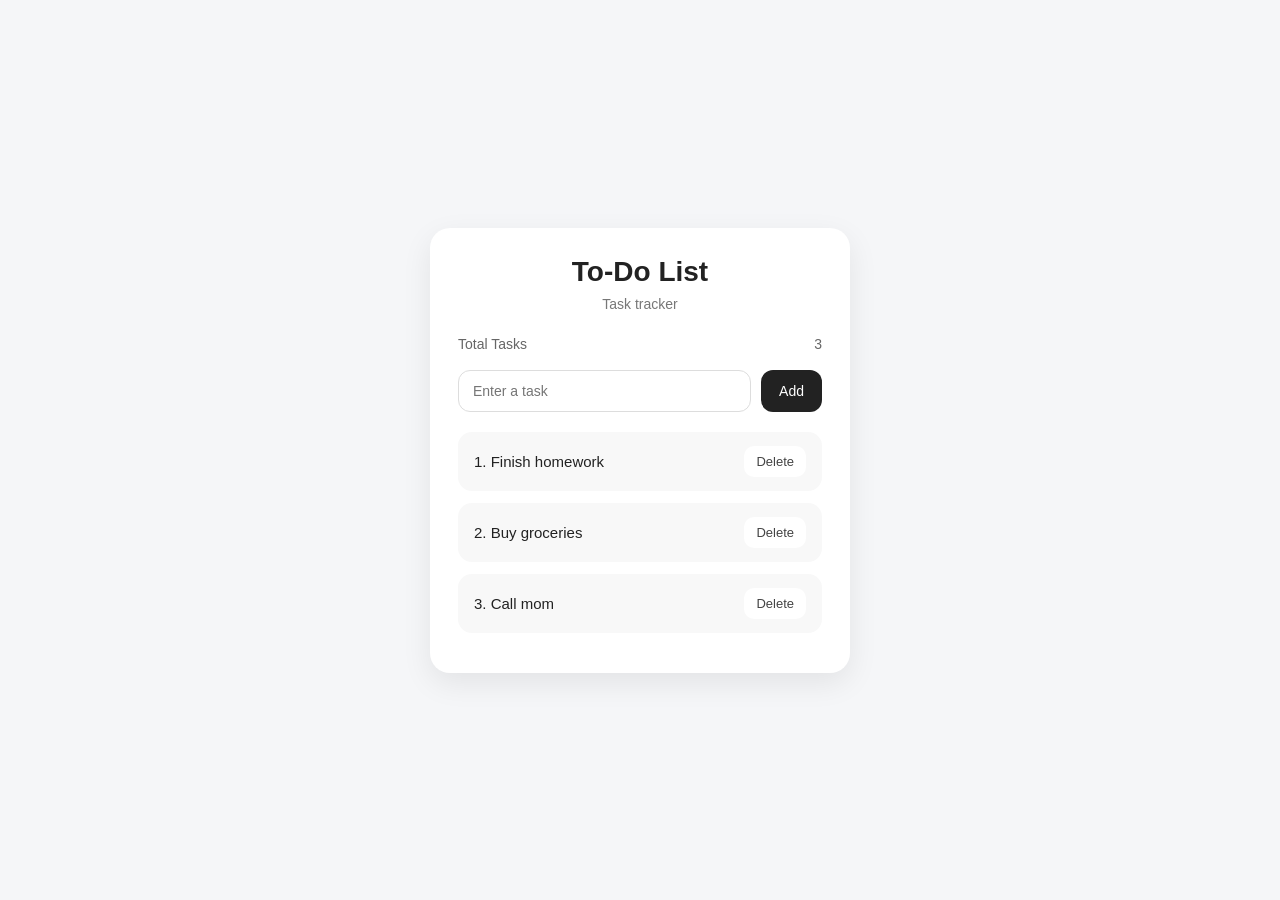
<file: data-driven-mini-app/index.html>
<!DOCTYPE html>
<html lang="en">
<head>
  <meta charset="UTF-8" />
  <meta name="viewport" content="width=device-width, initial-scale=1.0" />
  <title>Minimal To-Do List</title>
  <style>
    * {
      box-sizing: border-box;
      margin: 0;
      padding: 0;
    }

    body {
      min-height: 100vh;
      display: flex;
      justify-content: center;
      align-items: center;
      background: #f5f6f8;
      font-family: Arial, sans-serif;
      color: #222;
      padding: 20px;
    }

    .card {
      width: 100%;
      max-width: 420px;
      background: white;
      border-radius: 20px;
      padding: 28px;
      box-shadow: 0 10px 30px rgba(0, 0, 0, 0.08);
    }

    h1 {
      font-size: 28px;
      margin-bottom: 8px;
      text-align: center;
    }

    .subtitle {
      text-align: center;
      font-size: 14px;
      color: #777;
      margin-bottom: 24px;
    }

    .top-row {
      display: flex;
      justify-content: space-between;
      align-items: center;
      margin-bottom: 18px;
      font-size: 14px;
      color: #666;
    }

    .input-row {
      display: flex;
      gap: 10px;
      margin-bottom: 20px;
    }

    input {
      flex: 1;
      padding: 12px 14px;
      border: 1px solid #ddd;
      border-radius: 12px;
      font-size: 14px;
      outline: none;
      transition: 0.2s;
    }

    input:focus {
      border-color: #999;
    }

    .add-btn {
      border: none;
      background: #222;
      color: white;
      padding: 12px 18px;
      border-radius: 12px;
      font-size: 14px;
      cursor: pointer;
      transition: 0.2s;
    }

    .add-btn:hover {
      opacity: 0.9;
    }

    ul {
      list-style: none;
    }

    li {
      display: flex;
      justify-content: space-between;
      align-items: center;
      padding: 14px 16px;
      background: #f8f8f8;
      border-radius: 14px;
      margin-bottom: 12px;
      font-size: 15px;
    }

    .task-text {
      word-break: break-word;
      padding-right: 12px;
    }

    .delete-btn {
      border: none;
      background: white;
      color: #444;
      padding: 8px 12px;
      border-radius: 10px;
      cursor: pointer;
      font-size: 13px;
      transition: 0.2s;
    }

    .delete-btn:hover {
      background: #ececec;
    }

    .empty {
      text-align: center;
      color: #999;
      font-size: 14px;
      padding: 16px 0 4px;
    }
  </style>
</head>
<body>
  <div class="card">
    <h1>To-Do List</h1>
    <p class="subtitle">Task tracker</p>

    <div class="top-row">
      <span>Total Tasks</span>
      <span id="count">0</span>
    </div>

    <div class="input-row">
      <input type="text" id="taskInput" placeholder="Enter a task" />
      <button class="add-btn" id="addBtn">Add</button>
    </div>

    <ul id="taskList"></ul>
  </div>

  <script>
    let tasks = ["Finish homework", "Buy groceries", "Call mom"];

    const taskInput = document.getElementById("taskInput");
    const addBtn = document.getElementById("addBtn");
    const taskList = document.getElementById("taskList");
    const count = document.getElementById("count");

    function render() {
      taskList.innerHTML = "";

      if (tasks.length === 0) {
     const emptyItem = document.createElement("li");
     emptyItem.textContent = "No tasks yet";
     emptyItem.classList.add("empty");
    taskList.appendChild(emptyItem);
     } else {
     tasks.forEach((task, index) => {
    const li = document.createElement("li");

    const taskText = document.createElement("span");
    taskText.classList.add("task-text");
    taskText.textContent = `${index + 1}. ${task}`;

    const deleteBtn = document.createElement("button");
    deleteBtn.textContent = "Delete";
    deleteBtn.classList.add("delete-btn");

    deleteBtn.addEventListener("click", function () {
      tasks.splice(index, 1);
      render();
    });

    li.appendChild(taskText);
    li.appendChild(deleteBtn);
    taskList.appendChild(li);
  });
}

      count.textContent = tasks.length;
    }

    function addTask() {
      const newTask = taskInput.value.trim();

      if (newTask === "") {
        return;
      }

      tasks.push(newTask);
      taskInput.value = "";
      taskInput.focus();
      render();
    }

    addBtn.addEventListener("click", addTask);

    render();
  </script>
</body>
</html>
</file>
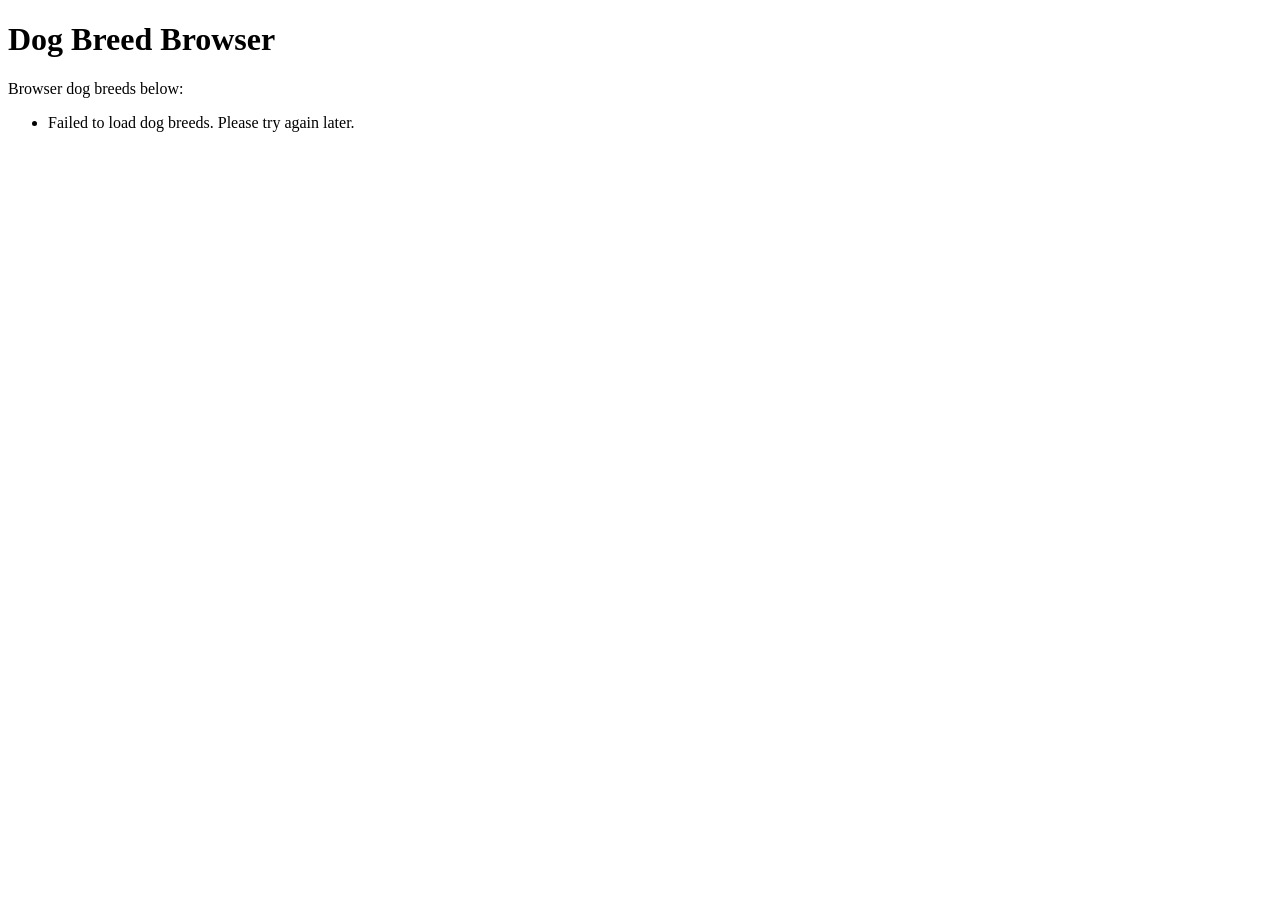
<file: dog-breed-browser/index.html>
<!DOCTYPE html>
<html lang="en">
<head>
    <meta charset="UTF-8">
    <meta name="viewport" content="width=device-width, initial-scale=1.0">
    <title>Dog Breed Browser</title>
</head>
<body>
    <h1>Dog Breed Browser</h1>
    <p>Browser dog breeds below:</p>

    <ul id="breedList"></ul>
    <script>
        const breedListElement = document.getElementById("breedList");

        function renderBreeds(breeds) {
            breedList.innerHTML = "";

            breeds.forEach(function(breed) {
                const li = document.createElement("li");
             
                const breedName = breed.attributes.name;
                const breedId = breed.id;

                li.innerHTML = `
                    <strong>${breedName}</strong>
                    <a href="profile.html?id=${breedId}">View Profile</a>
                `;
                breedListElement.appendChild(li);
            });
        }

        function getDogBreeds() {
            fetch("https://dogapi.dog/api/v2/breeds")
            .then(function(response) {
                return response.json();
            })
            .then(function(data) {
                const breeds = data.data;
                renderBreeds(breeds);
                renderBreeds(breeds);
            })
            .catch(function(error) {
                console.error("Error fetching dog breeds:", error);
                breedListElement.innerHTML = "<li>Failed to load dog breeds. Please try again later.</li>";
            });
        }

        getDogBreeds();
    </script>
</body>
</html>
</file>
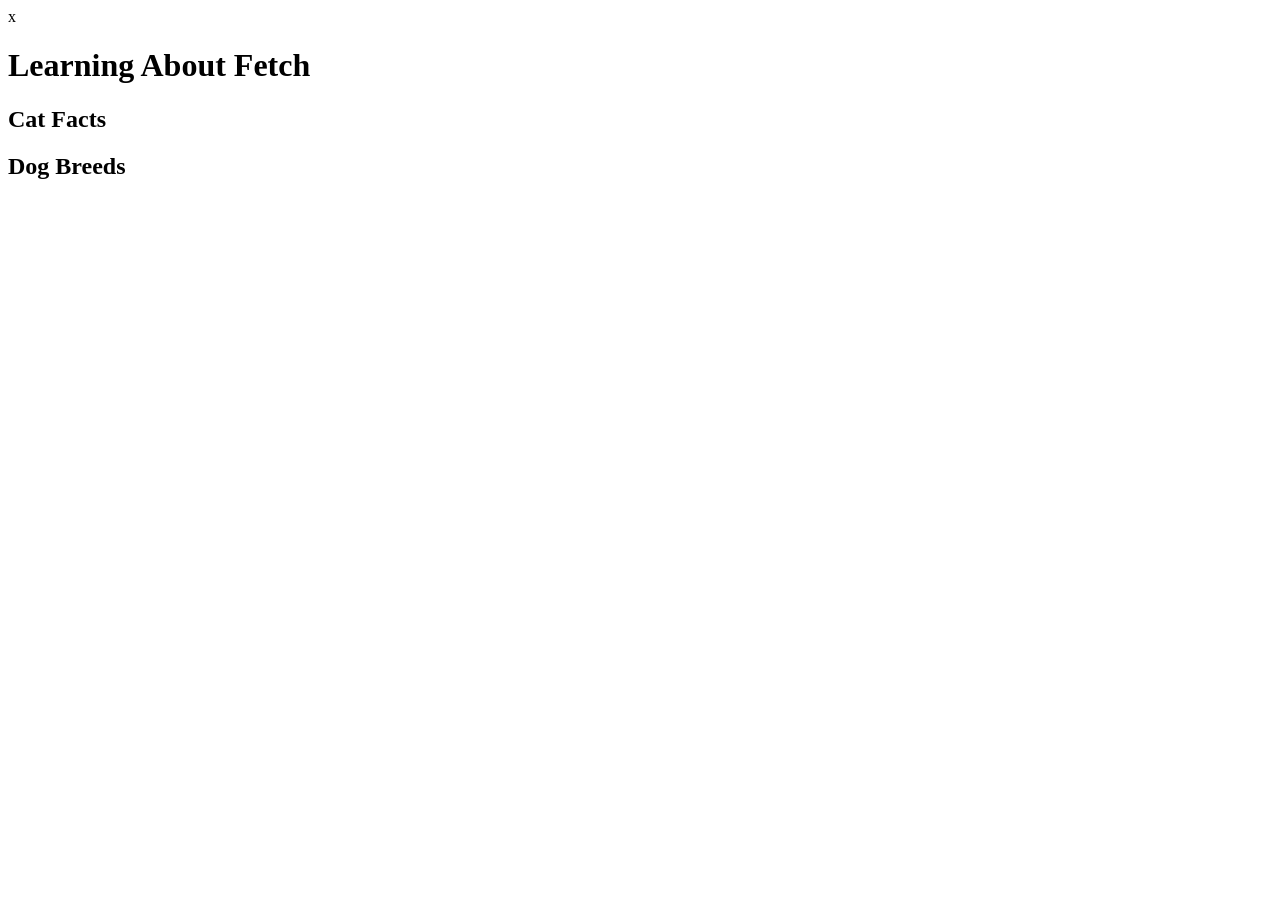
<file: fatch/index.html>
x<!DOCTYPE html>
<html lang="en">
<head>
    <meta charset="UTF-8">
    <meta name="viewport" content="width=device-width, initial-scale=1.0">
    <title>Learning About Fetch</title>
</head>
<body>
    <h1>Learning About Fetch</h1>

    <h2>Cat Facts</h2>
    <ul id="catFacts"></ul>

    <h2>Dog Breeds</h2>
    <ul id="dogBreeds"></ul>

    <script>

        var simpleObject = {
            name: "John",
            role: "Faculty"
        };

        console.log(simpleObject);

     
        var catFacts = [];
        var dogBreeds = [];

      
        function renderCatFacts() {
            const ulElement = document.getElementById("catFacts");
            ulElement.innerHTML = "";

            catFacts.forEach(function(fact) {
                const li = document.createElement("li");
                li.textContent = fact;
                ulElement.appendChild(li);
            });
        }

      
        function renderDogBreeds() {
            const ulElement = document.getElementById("dogBreeds");
            ulElement.innerHTML = "";

            dogBreeds.forEach(function(dog) {
                const li = document.createElement("li");

                li.innerHTML = `
                    <strong>${dog.attributes.name}</strong><br>
                    ${dog.attributes.description}<br>
                    Female max weight: ${dog.attributes.female_weight.max}
                `;

                ulElement.appendChild(li);
            });
        }


        function getCatFacts(count) {
            fetch(`https://meowfacts.herokuapp.com?count=${count}`)
                .then(function(response) {
                    return response.json();
                })
                .then(function(data) {
                    catFacts = data.data;
                    console.log(catFacts);
                    renderCatFacts();
                })
                .catch(function(error) {
                    console.log("Cat API error:", error);
                });
        }

       
        function getDogBreeds() {
            fetch("https://dogapi.dog/api/v2/breeds?page[size]=5")
                .then(function(response) {
                    return response.json();
                })
                .then(function(data) {
                    dogBreeds = data.data;

                    console.log(dogBreeds[0]);
                    console.log(dogBreeds[0].attributes.name);
                    console.log(dogBreeds[0].attributes.description);
                    console.log(dogBreeds[0].attributes.female_weight.max);

                    renderDogBreeds();
                })
                .catch(function(error) {
                    console.log("Dog API error:", error);
                });
        }

       
        getCatFacts(1);
        getDogBreeds();
    </script>
</body>
</html>
</file>
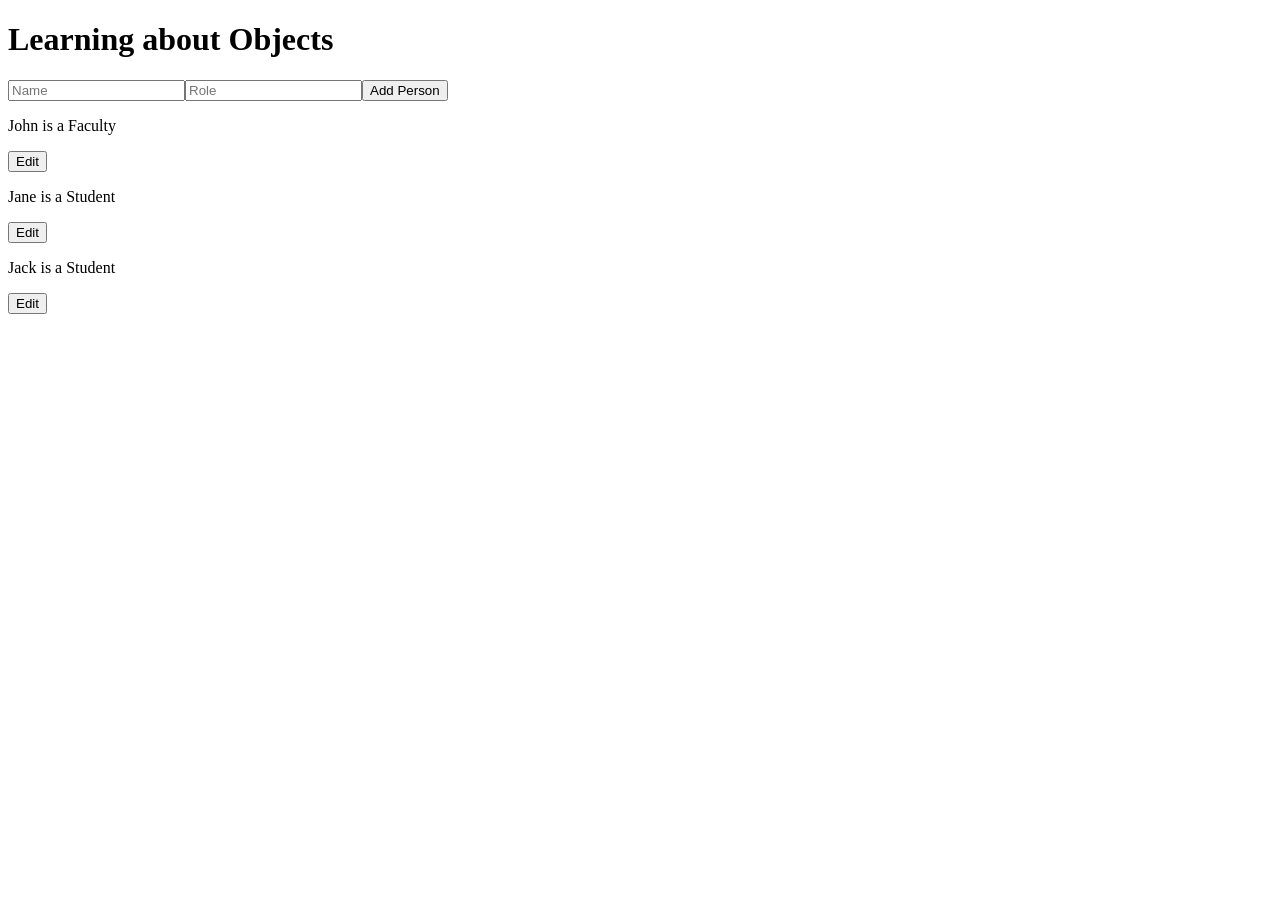
<file: objects/index.html>
<!DOCTYPE html>
<html lang="en">
<head>
    <meta charset="UTF-8">
    <meta name="viewport" content="width=device-width, initial-scale=1.0">
    <title>Learning about Objects</title>
</head>
<body>
    <h1>Learning about Objects</h1>

    <div id="directory"></div>

    <script>
        var age = 37;
        var name = "John";
        var list = {};
        var isOld = true;

        var John = {
            name: "John",
            age: 37,
            list: ["Teach Class", "Eat Lunch"],
            isOld: true
        };

        console.log(John);

        var directory = [
            {
                name: "John",
                role: "Faculty"
            },
            {
                name: "Jane",
                role: "Student"
            },
            {
                name: "Jack",
                role: "Student"
            }
        ];

        var directoryElement = document.getElementById("directory");

        var addPersonForm = document.createElement("form");
        addPersonForm.id = "add-person-form";

        var nameInput = document.createElement("input");
        nameInput.type = "text";
        nameInput.id = "new-name";
        nameInput.placeholder = "Name";

        var roleInput = document.createElement("input");
        roleInput.type = "text";
        roleInput.id = "new-role";
        roleInput.placeholder = "Role";

        var addButton = document.createElement("button");
        addButton.type = "submit";
        addButton.textContent = "Add Person";

        addPersonForm.appendChild(nameInput);
        addPersonForm.appendChild(roleInput);
        addPersonForm.appendChild(addButton);

        document.body.insertBefore(addPersonForm, directoryElement);

        function renderDirectory() {
            directoryElement.innerHTML = "";

            directory.forEach(function(person, index) {
                var row = document.createElement("div");

                var p = document.createElement("p");
                p.textContent = person.name + " is a " + person.role;
                row.appendChild(p);

                var editButton = document.createElement("button");
                editButton.type = "button";
                editButton.textContent = "Edit";

                editButton.addEventListener("click", function() {
                    var updatedName = prompt("Edit name:", person.name);
                    if (updatedName === null) return;
                    updatedName = updatedName.trim();

                    var updatedRole = prompt("Edit role:", person.role);
                    if (updatedRole === null) return;
                    updatedRole = updatedRole.trim();

                    if (!updatedName || !updatedRole) {
                        return;
                    }

                    directory[index].name = updatedName;
                    directory[index].role = updatedRole;

                    renderDirectory();
                });

                row.appendChild(editButton);
                directoryElement.appendChild(row);
            });
        }

        addPersonForm.addEventListener("submit", function(event) {
            event.preventDefault();

            var newName = nameInput.value.trim();
            var newRole = roleInput.value.trim();

            if (!newName || !newRole) {
                return;
            }

            directory.push({
                name: newName,
                role: newRole
            });

            nameInput.value = "";
            roleInput.value = "";
            nameInput.focus();

            renderDirectory();
        });

        renderDirectory();
    </script>
</body>
</html>
</file>
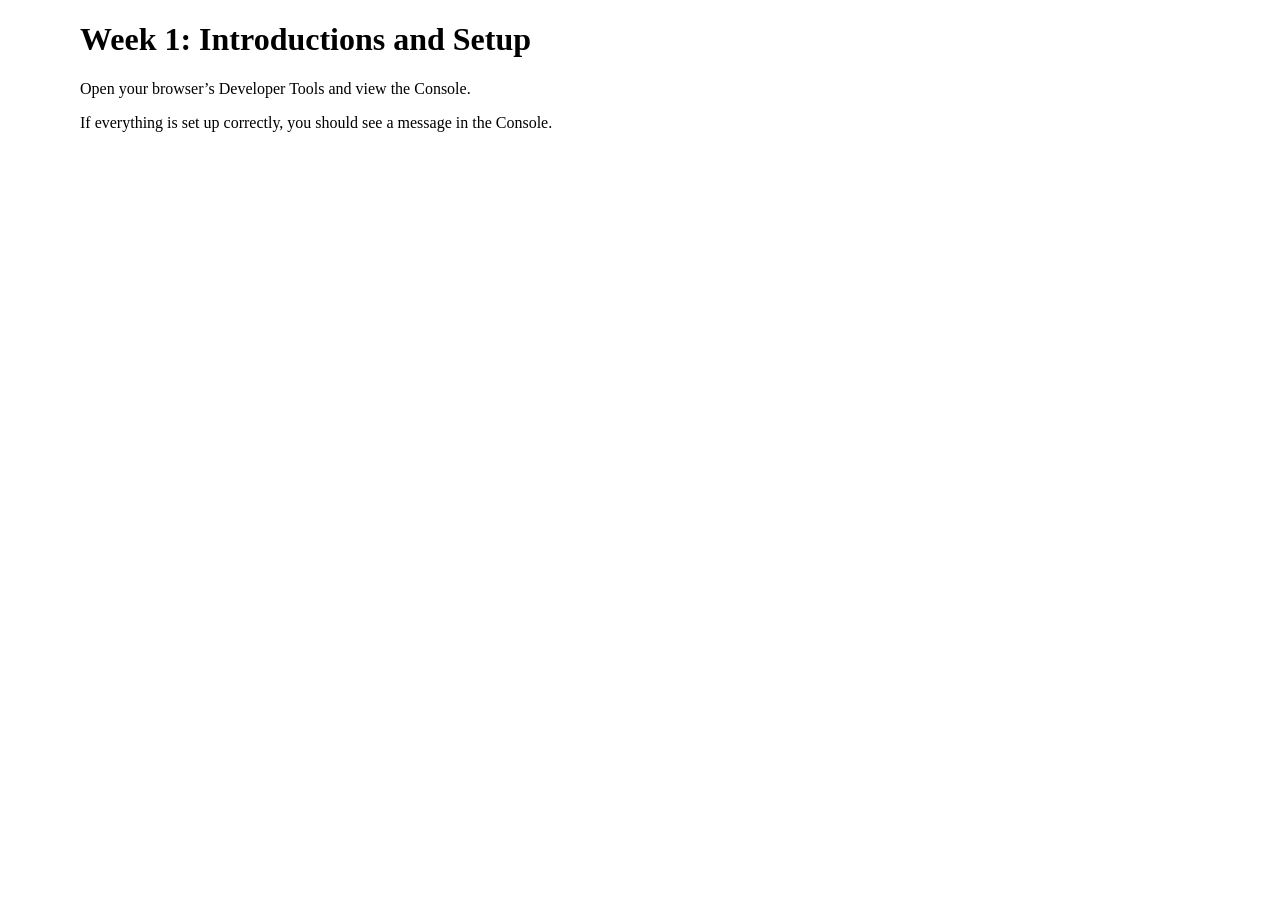
<file: week-01/index.html>
<!DOCTYPE html>
<html lang="en">
<head>
  <meta charset="UTF-8">
  <title>Week 1 — Coding for the Web</title>
  <meta name="viewport" content="width=device-width, initial-scale=1">

  <style>
    body {
        max-width: 70em;
        margin: 0 auto;
    }
  </style>
</head>
<body>

  <h1>Week 1: Introductions and Setup</h1>

  <p>
    Open your browser’s Developer Tools and view the Console.
  </p>

  <p>
    If everything is set up correctly, you should see a message in the Console.
  </p>

  <script src="script.js"></script>
</body>
</html>
</file>
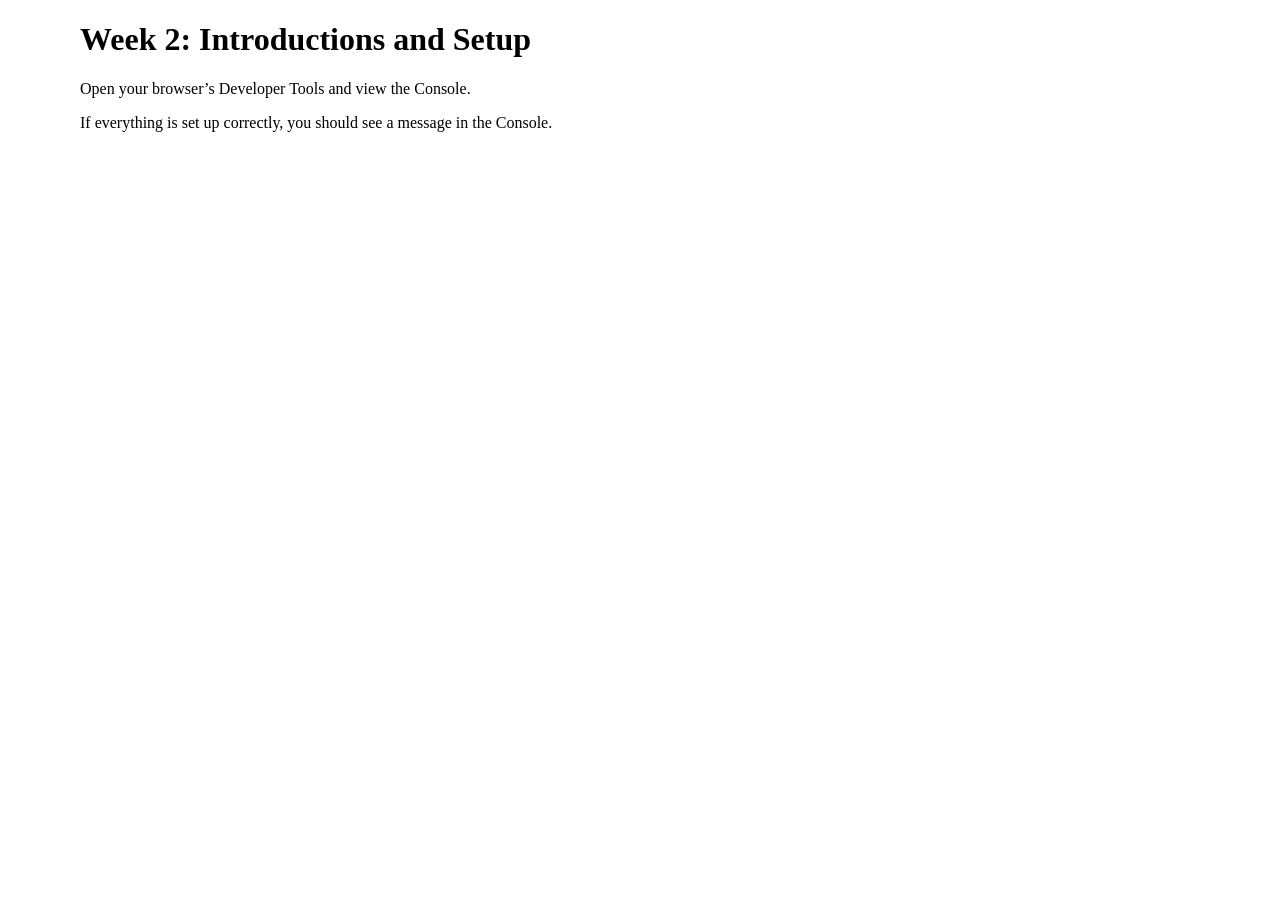
<file: week-02/index.html>
<!DOCTYPE html>
<html lang="en">
<head>
  <meta charset="UTF-8">
  <title>Week 1 — Coding for the Web</title>
  <meta name="viewport" content="width=device-width, initial-scale=1">

  <style>
    body {
        max-width: 70em;
        margin: 0 auto;
    }
  </style>
</head>
<body>

  <h1>Week 2: Introductions and Setup</h1>

  <p>
    Open your browser’s Developer Tools and view the Console.
  </p>

  <p>
    If everything is set up correctly, you should see a message in the Console.
  </p>

  <script src="script.js"></script>
</body>
</html>
</file>
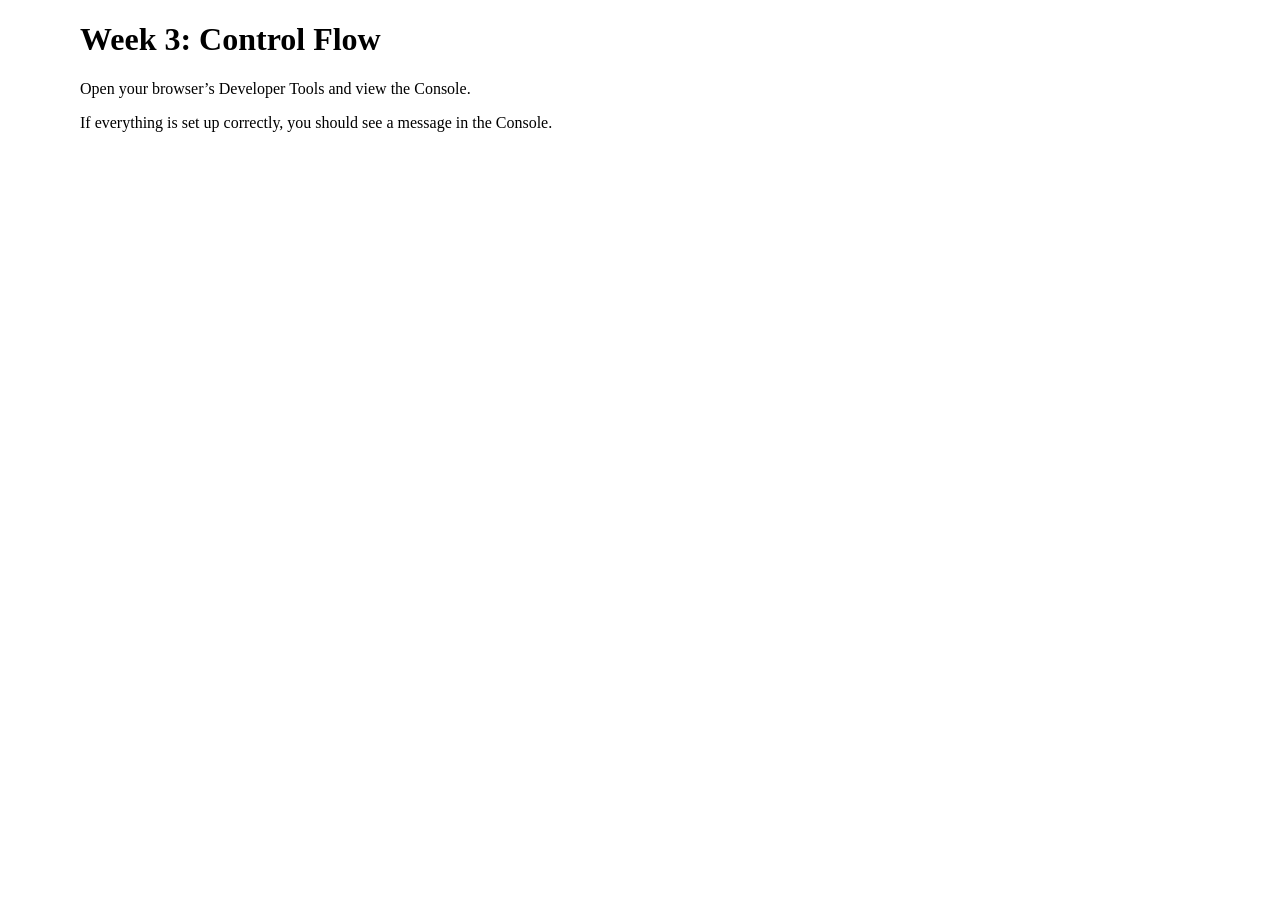
<file: week-03/index.html>
<!DOCTYPE html>
<html lang="en">
<head>
  <meta charset="UTF-8">
  <title>Week 3 — Coding for the Web</title>
  <meta name="viewport" content="width=device-width, initial-scale=1">

  <style>
    body {
        max-width: 70em;
        margin: 0 auto;
    }
  </style>
</head>
<body>

  <h1>Week 3: Control Flow</h1>

  <p>
    Open your browser’s Developer Tools and view the Console.
  </p>

  <p>
    If everything is set up correctly, you should see a message in the Console.
  </p>

  <script>
    console.log("welocome to week 3");

    var username = "Sophie";
    console.log("My name is " + username);
    
    //var age = 20;

    var age = prompt("What is your age?");
    console.log(parseInt(age));

    if (typeof parseInt(age) != Number){
        alert("that's not a number!");
    }


    console.log("My age is " + age);     
    //console.log(typeof age); 

    var years = prompt("Enter a number of years...");

    if (typeof parseInt(years) != Number){
        alert("that's not a number!");
    }

    // In [years] years, you will be [newage]

    // first, add years to age
    // but first we need to convert them to numbers/integars
    var newage = parseInt(age)+ parseInt(years); 

    console.log("In " + years + " years, you will be " + newage);
    //console.log(typeof newage);

    var drinkingAge = 21;
    console.log(typeof drinkingAge);

    //console.log(newage > drinkingAge);

    var canDrink = newage >= drinkingAge;
    //console.log(canDrink);
    //console.log(typeof canDrink);

    //In [years] years, you [can or cannot] legally drink.

    if (canDrink) {
        console.log("If you want to you can");
    } else {
        console.log("No, you can't");
    }



      </script>
</body>
</html>
</file>
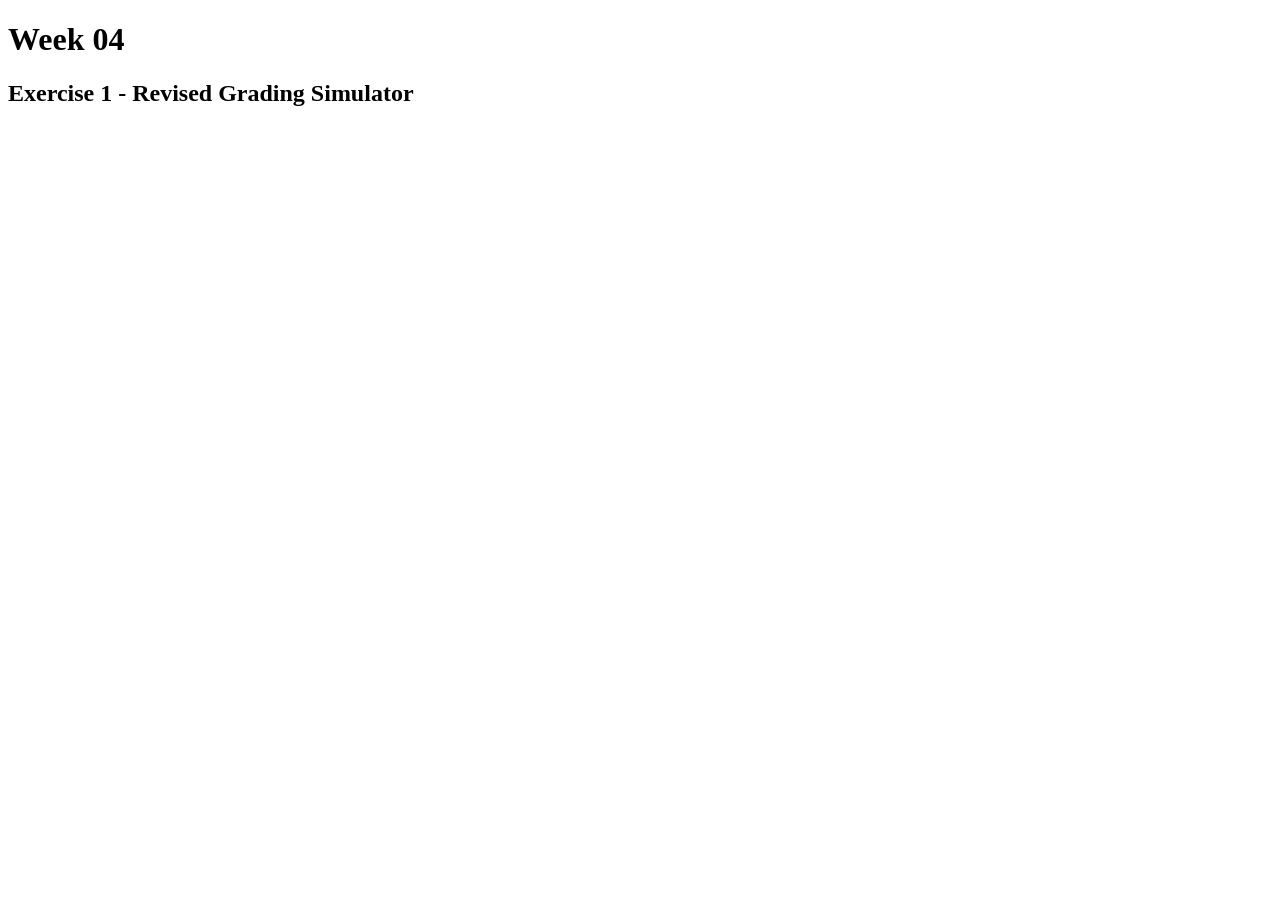
<file: week-04/index.html>
<!DOCTYPE html>
<html lang="en">
<head>
    <meta charset="UTF-8">
    <meta name="viewport" content="width=device-width, initial-scale=1.0">
    <title>Week 4</title>
</head>
<body>
    <h1>Week 04</h1>
    <h2>Exercise 1 - Revised Grading Simulator</h2>
    <script>
        //Promt the user for a nuber grade, then tell them their letter grade.

        var numberGrade = prompt("What number grade did you get?");
            numberGrade = parseInt(numberGrade);

        // isNah??
        console.log(isNah(numberGrade));
        
       if (isNaN(numberGrade)) {
          numberGrade = prompt("That wasn't a number! Enter your number grade again");
    } else {
           var letterGrade = "";

    if (numberGrade >= 90) {
        letterGrade = "A";
        console.log("You got an A!");
    } else if (numberGrade >= 80) {
        letterGrade = "B";
        console.log("You got a B!");
    } else {
        console.log("Grade below B");
    }
}

        
        //var sum = parseInt(numberGrade + 1);
        //console.log("The type of input is: " + typeof numberGrade);
        //console.log("numberGrade plus one: " + numberGrade + 1);


    </script>
</body>
</html>
</file>
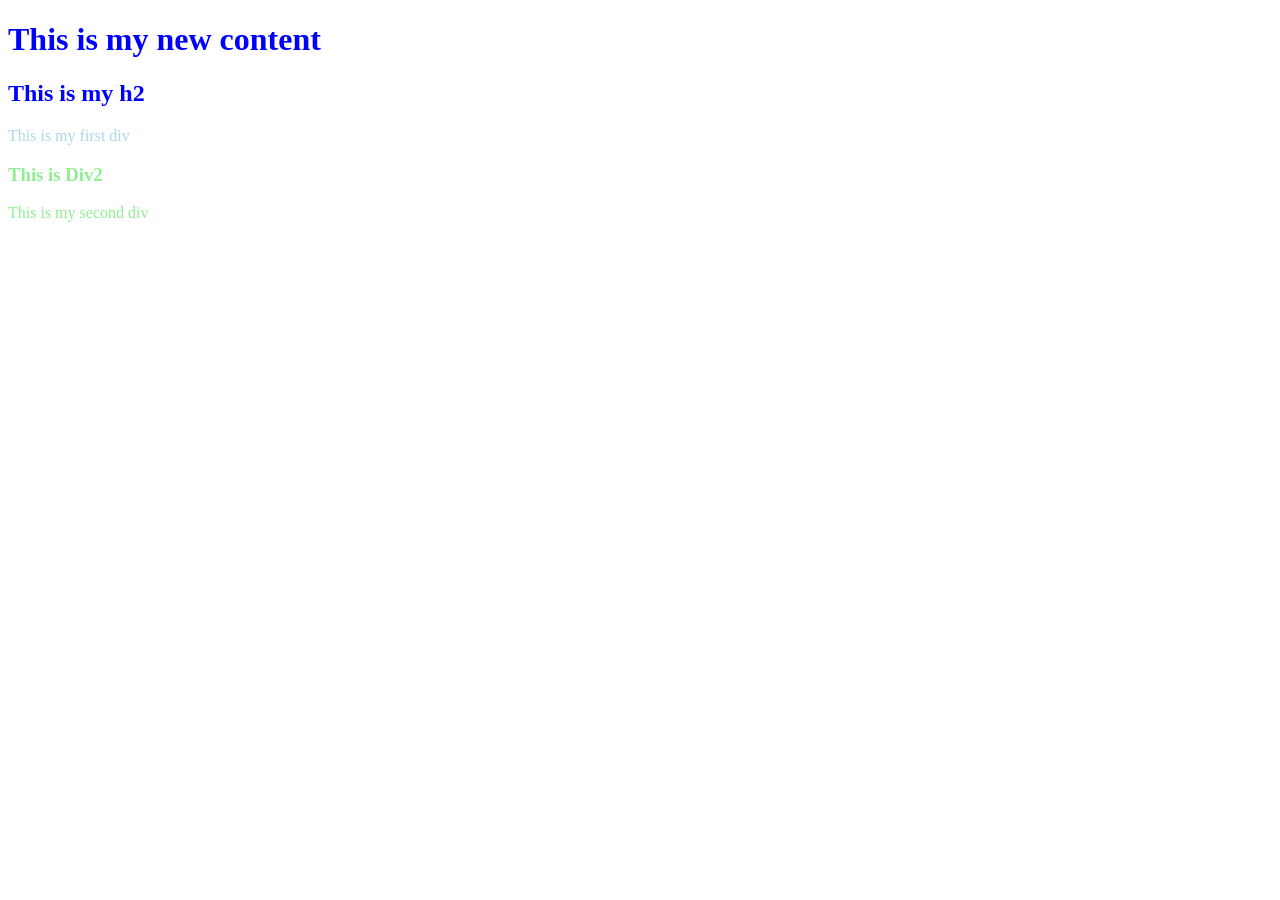
<file: week-05/index.html>
<!DOCTYPE html>
<html lang="en">
<head>
    <meta charset="UTF-8">
    <meta name="viewport" content="width=device-width, initial-scale=1.0">
    <title>Week 5 - Functions and the DOM</title>

    <style>
        h1,h2 {
            color: blue;
        }

        #div1 {
            color: lightblue;
        }

        #div2 {
            color: lightgreen;
        }

        .display-none {
            display: none !important;
        }

        .red-text {
            color: red;
            transition: ease-in;
        }

    </style>
</head>
<body>
    <h1>Week 05</h1>
    <h2>This is my h2</h2>

    <div id="div1">
        <p>This is my first div</p>
        
    </div>

    <div id="div2">
        <h3>This is Div2</h3>
        <p>This is my second div</p>
    </div>


    <script>
        // var numberGrade = prompt("What number grade did you get?");
        //     numberGrade = parseInt(numberGrade);
        // var letterGrade = "A";
        
        // var nextNumberGrade;
        // var difference = 0;

        // if(numberGrade <90 && numberGrade >= 80) {
        //     letterGrade = "B";
        //     nextNumberGrade = 90;
        // } else if (numberGrade < 80 && numberGrade >= 70) {
        //     letterGrade = "C";
        //     nextNumberGrade = 80;
        // }

        // difference = nextNumberGrade - numberGrade;

        //alert(letterGrade);

        //alert("Your Number Grade Is: " + numberGrade)
        //alert("You are " + difference + " away from the next Letter Grade");
        
        function addTen(number) {
            console.log(number + 10);
        }

        function calculateLetterGrade(numberGrade, anotherNumber) {
            alert(numberGrade)
            alert(anotherNumber)
        }

        calculateLetterGrade(90, 400);
        calculateLetterGrade(40, 10);
        calculateLetterGrade(45, 100);
        
        addTen(50);
        addTen(45);
        addTen(500000);
        addTen("20");

        var header = document.querySelector("h1");
        console.log(typeof header);
        header.innerHTML = "This is my new content";

        //header.classList.add("display-none");
        
        var myParagraph = document.querySelector("#div2 p");
            myParagraph.innerHTML.add("Something else entirely!");

        var myH3 = document.querySelector("#div2 h3");
            myH3.classList.add("red-text");

    </script>
</body>
</html>
</file>
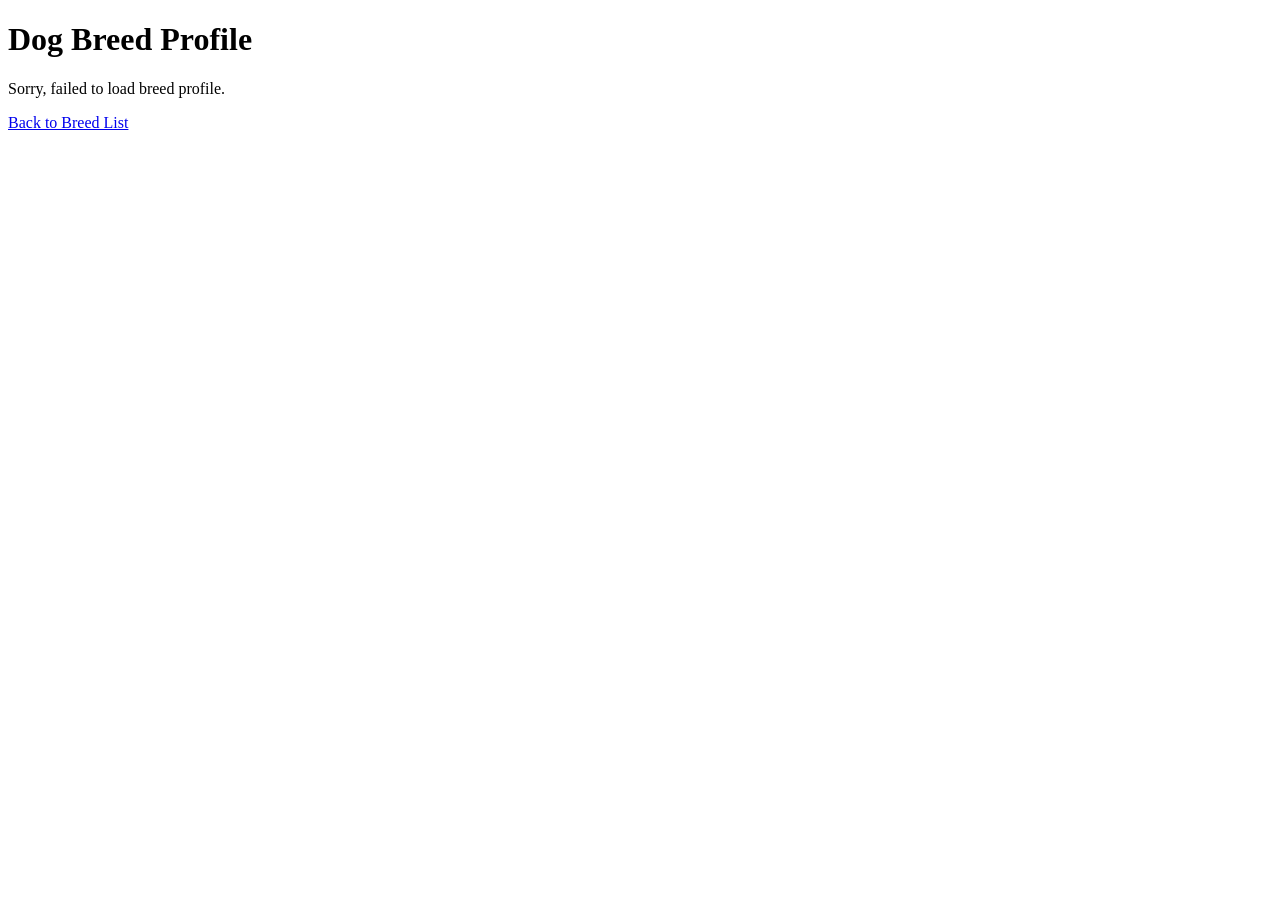
<file: dog-breed-browser/profile.html>
<!DOCTYPE html>
<html lang="en">
<head>
    <meta charset="UTF-8">
    <meta name="viewport" content="width=device-width, initial-scale=1.0">
    <title>Dog Breed Profile</title>
</head>
<body>
    <h1>Dog Breed Profile</h1>

    <div id="breedProfile">Loading...</div>

    <p>
        <a href="index.html">Back to Breed List</a>
    </p>

    <script>
        const breedProfile = document.getElementById("breedProfile");

        function getBreedIdFromUrl() {
            const urlParams = new URLSearchParams(window.location.search);
            return urlParams.get("id");
        }

        function renderBreed(breed) {
            breedProfile.innerHTML = `
                <h2>${breed.attributes.name}</h2>
                <p><strong>ID:</strong> ${breed.id}</p>
                <p><strong>Description:</strong> ${breed.attributes.description}</p>
                <p><strong>Life:</strong> ${breed.attributes.life.min} - ${breed.attributes.life.max} years</p>
                <p><strong>Male Weight:</strong> ${breed.attributes.male_weight.min} - ${breed.attributes.male_weight.max}</p>
                <p><strong>Female Weight:</strong> ${breed.attributes.female_weight.min} - ${breed.attributes.female_weight.max}</p>
                <p><strong>Hypoallergenic:</strong> ${breed.attributes.hypoallergenic}</p>
            `;
        }

        function getDogBreedProfile() {
            const selectedId = getBreedIdFromUrl();

            fetch("https://dogapi.dog/api/v2/breeds")
                .then(function (response) {
                    return response.json();
                })
                .then(function (data) {
                    const breeds = data.data;

                    let matchedBreed = null;

                    breeds.forEach(function (breed) {
                        if (breed.id === selectedId) {
                            matchedBreed = breed;
                        }
                    });

                    if (matchedBreed) {
                        console.log(matchedBreed);
                        renderBreed(matchedBreed);
                    } else {
                        breedProfile.innerHTML = "<p>Breed not found.</p>";
                    }
                })
                .catch(function (error) {
                    console.log("Error fetching breed profile:", error);
                    breedProfile.innerHTML = "<p>Sorry, failed to load breed profile.</p>";
                });
        }

        getDogBreedProfile();
    </script>
</body>
</html>
</file>
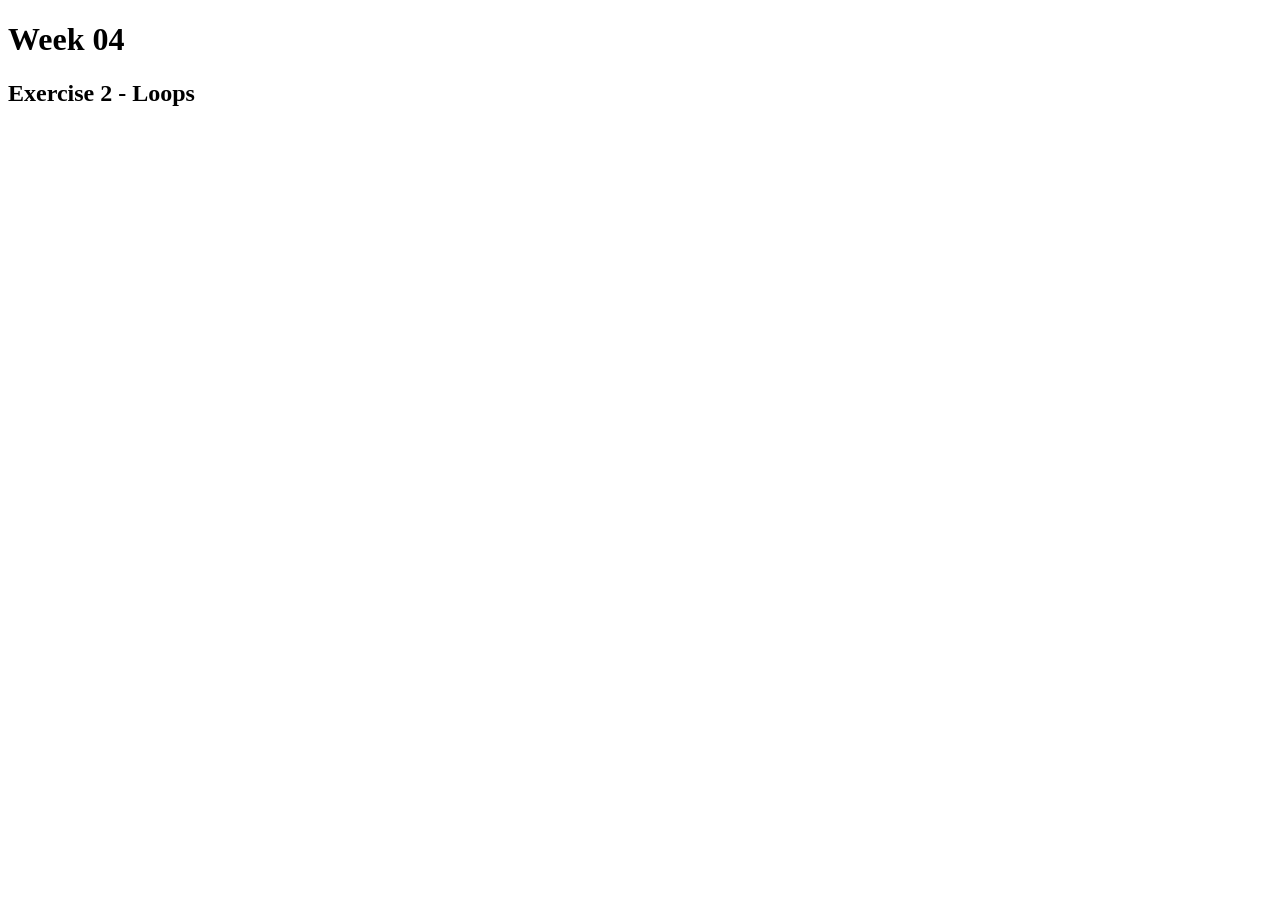
<file: week-04/loops.html>
<!DOCTYPE html>
<html lang="en">
<head>
    <meta charset="UTF-8">
    <meta name="viewport" content="width=device-width, initial-scale=1.0">
    <title>Week 04</title>
</head>
<body>
    <h1>Week 04</h1>
    <h2>Exercise 2 - Loops </h2>

    <script>
        var age = prompt("Enter your age");
            age = parseInt(age);

        var howManyYears = prompt("How many years into the futures?");
            howManyYears = parseInt(howManyYears);

        // console.log("Your current age is: " + age);
        // console log how old you'll be in 1 years

        var sum = age + 1;
        // console.log("In one year, you'll be ... " + sum);

        for (var i=1; i<20; i++) {
            var numYears = i;
            var newAge = parseInt(age + numYears);

            var message = "In"
            message += " " + numYears;
            message += " year(s), you'll be ... ";
            message += newAge;

            console.log(message);
            }

            // a while loop execute a block of code until its condition no longer truthly

            var number = 0;
            
            while(number<5){
                alert("number is less than 5");
                number++;
            }

    </script>
</body>
</html>
</file>
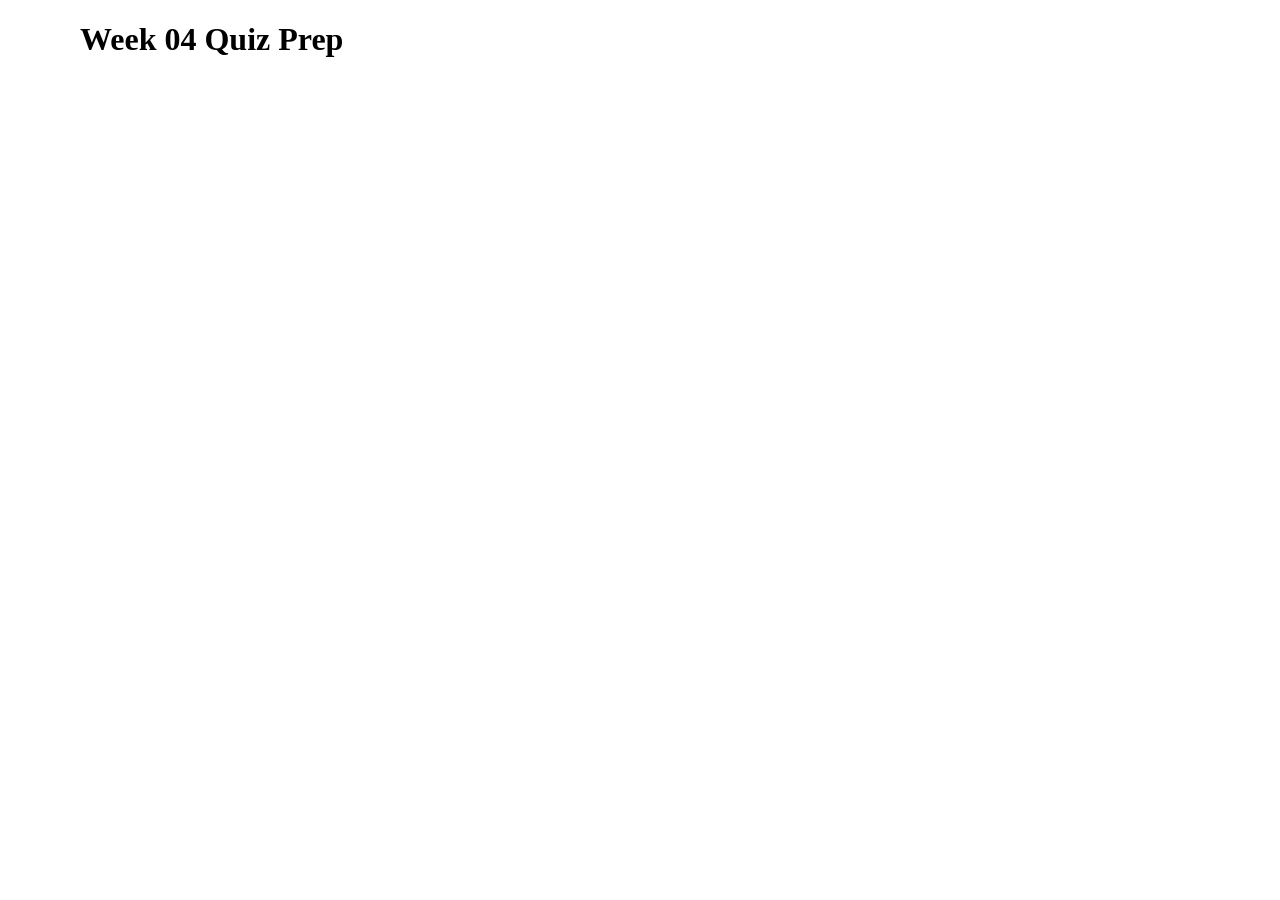
<file: week-04/quizprep.html>
<!DOCTYPE html>
<html lang="en">
<head>
    <meta charset="UTF-8">
    <meta name="viewport" content="width=device-width, initial-scale=1.0">
    <title>Week 04 Quiz Prep</title>

    <style>
        body{
        max-width: 70em;
        width: 1180px;
        margin: 0 auto;
        }
    </style>
</head>

<body>
    <h1>Week 04 Quiz Prep</h1>

    <script>
        var name = "matt";

        if(name == "Joel") {
            console.log("Welcome, professor");
        } else {
            console.log("not Joel");
        }
        //var age = prompt("What is your age?");

        //if(age = 25) {
            //console.log("congrats");
        //}

        //console.log(25 === "25");

        //console.log(true === "true");

        //console.log(typeof Nah);

        for (var i=1; i <= 10; i++) {
            console.log(i);
        }

       console.log("count to ten with a while loop");  
        
       var j = 1;
       
       while(j <= 10) {
           console.log(j);

              j++;
       }

       var x = "red";

       if(x== blue || x == "red") {
           console.log("red or blue");
       }
        
        </script>
</body>
</html>
</file>
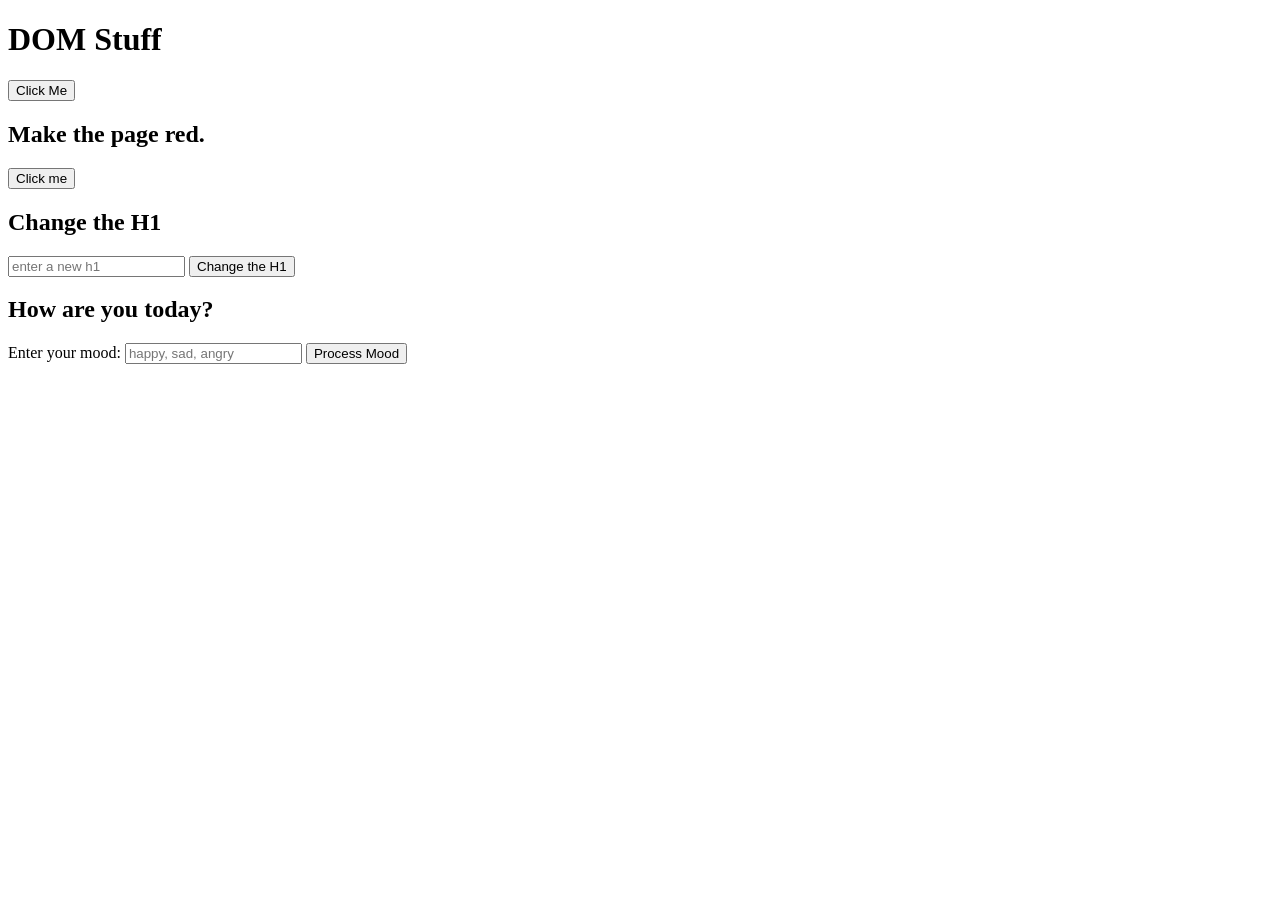
<file: week-05/dom.stuff.html>
<!DOCTYPE html>
<html lang="en">
<head>
    <title>DOM Stuff</title>
    <style>
        .redBG {
            background-color: red;
            color: brown! important; 
        }

            .happy {
                background-color: yellow;
            }

            .happy h1{
                text-transform: lowercase;
                color: palevioletred;
            }

            .happy h2{
                text-transform: lowercase;
                color: pink;
            }

            .happy button{
                border-radius: 10px;
                background-color: palevioletred;
                color: blue;
                text-transform: lowercase;
            }

            .sad {
                background-color: blue;
            }       

            .sad h1{
                font-size: 14px;
                color: #333;
            }

            .sad h2{
                font-size: 8px;
                color: #333;
            }

            .sad button{
                border: 2px solid blue;
                background-color: transparent;
            }

            .angry {
                background-color: black;
                color: white;
            }

            .angry h1{
                font-size: 20px;
                color: red;
            }

            .angry h2{
                font-size: 10px;
                color: red;
            }

            .angry button{
                border: 2px solid red;
                background-color: transparent;
                color: red;
            }
    </style>
</head>
<body>
    <h1>DOM Stuff</h1>
    <button id="makeRed">Click Me</button>  
    <h2>Make the page red.</h2>
    <button id="makeRed">Click me</button>

    <h2>Change the H1</h2>
    <input type="text" id="newH1" placeholder="enter a new h1">
    <button id="changeH1">Change the H1</button>


    <h2>How are you today?</h2>
    <label for="userMood">
        Enter your mood:
    </label>

    <input type="text" id="userMood" placeholder="happy, sad, angry">

    <button id="processMood">Process Mood</button>

    <script>
        var button = document.querySelector("#makeRed");
        console.log(typeof button);

        button.addEventListener("click", function() {
           var body = document.querySelector("body");
              body.classList.toggle("redBG");
            button.innerHTML = "change it back";
        });  

        var newH1Input = document.querySelector("#newH1");
        var newH1Button = document.querySelector("#changeH1")
        var pageH1 = document.querySelector("#pageH1");
        
        newH1Button.addEventListener("click", function() {
            var inputValue = newH1Input.value;

            pageH1.innerHTML = inputValue;
        });

        var processMoodButton = document.querySelector("#processMood");
        var moodInput = document.querySelector("#userMood");
        var body = document.querySelector("body");

        processMoodButton.addEventListener("click", function() {
            var inputValue = userMood.value;
           
            if (inputValue == "happy") {
                body.classList.add("happy");
                body.classList.remove("sad");
                body.classList.remove("angry"); 
            } else if (inputValue == "sad") {
                body.classList.add("sad");
                body.classList.remove("happy");
                body.classList.remove("angry");
            } else if (inputValue == "angry") {
                body.classList.add("angry");
                body.classList.remove("happy");
                body.classList.remove("sad");
            } else {
                alert ("you must enter one of the following: happy, sad, or angry.");
            }
        });
    </script>
</body>
</html>
</file>
